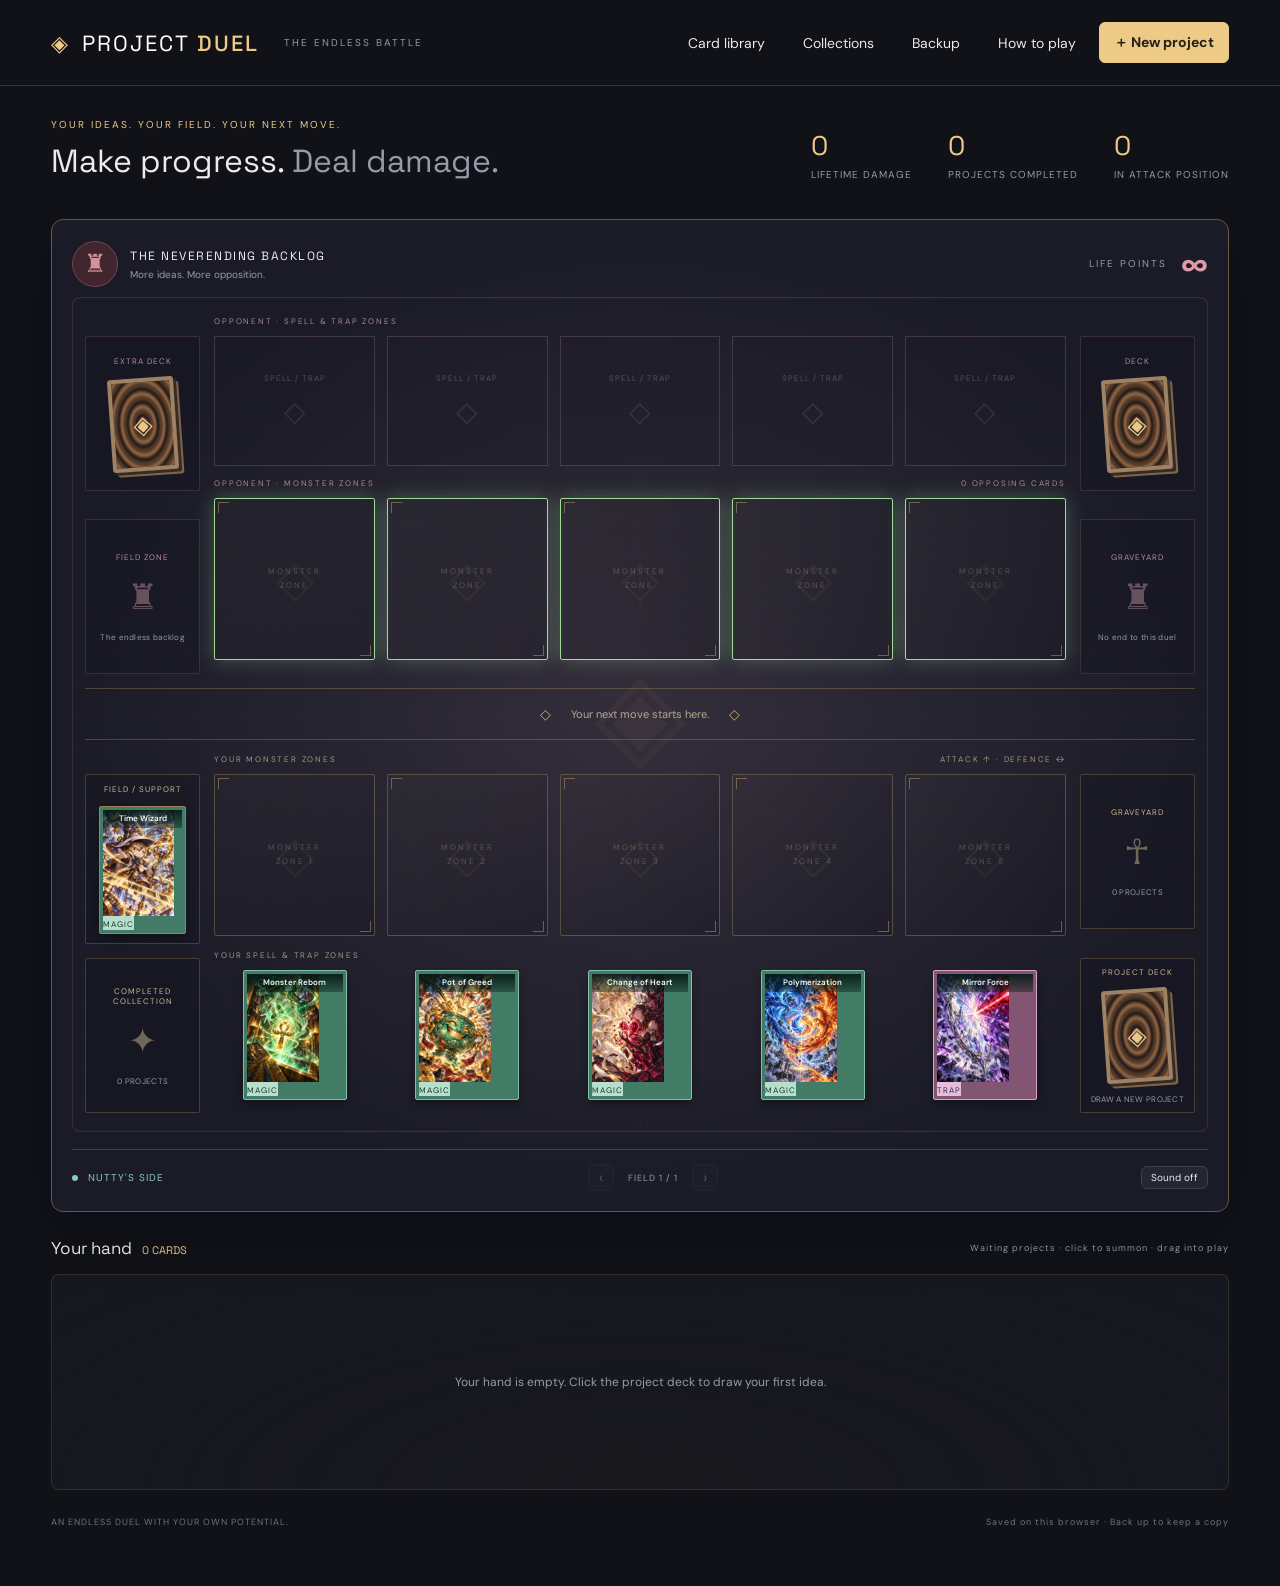
<file: index.html>
<!DOCTYPE html><html lang="en"><head><meta charset="utf-8"><meta name="viewport" content="width=device-width,initial-scale=1"><meta name="description" content="Turn your project backlog into an endless card battle."><title>Project Duel — The endless battle</title><link rel="stylesheet" href="style.css"></head><body>
<header><a class="brand" href="#">◈ <span>PROJECT <b>DUEL</b></span></a><span class="edition">THE ENDLESS BATTLE</span><nav><button id="artlibrary">Card library</button><button id="archive">Collections</button><button id="backup">Backup</button><button id="help">How to play</button><button class="primary" id="new">＋ New project</button></nav></header>
<main><div class="intro"><div><div class="eyebrow">YOUR IDEAS. YOUR FIELD. YOUR NEXT MOVE.</div><h1>Make progress. <em>Deal damage.</em></h1></div><div class="stats"><div><strong id="damage">0</strong><small>LIFETIME DAMAGE</small></div><div><strong id="wins">0</strong><small>PROJECTS COMPLETED</small></div><div><strong id="focus">0</strong><small>IN ATTACK POSITION</small></div></div></div>
<section class="arena" aria-label="Full duel battlefield"><div class="opponent"><div class="avatar">♜</div><div><strong>THE NEVERENDING BACKLOG</strong><small>More ideas. More opposition.</small></div><div class="life"><span>LIFE POINTS</span><b>∞</b></div></div>
<div class="mat-scroll"><div class="duelmat">
<div class="side-zone enemy-side left-side"><div class="zone extra"><span>EXTRA DECK</span><div class="cardback">◈</div></div><div class="zone"><span>FIELD ZONE</span><b>♜</b><small>The endless backlog</small></div></div>
<div class="enemy-half"><div class="zone-caption">OPPONENT · SPELL &amp; TRAP ZONES</div><div class="spell-row enemy-spells" id="enemyspells"></div><div class="zone-caption"><span>OPPONENT · MONSTER ZONES</span><span id="enemycount"></span></div><div class="monster-row enemy" id="enemies"></div></div>
<div class="side-zone enemy-side right-side"><div class="zone"><span>DECK</span><div class="cardback">◈</div></div><div class="zone"><span>GRAVEYARD</span><b>♜</b><small>No end to this duel</small></div></div>
<div class="midline"><span>◇</span><p id="message" aria-live="polite">Your next move starts here.</p><span>◇</span></div>
<div class="side-zone player-side left-side"><div class="zone wizard-zone"><span>FIELD / SUPPORT</span><div id="wizard"></div></div><button class="zone" id="completedzone"><span>COMPLETED COLLECTION</span><b>✦</b><small id="completecount">0 PROJECTS</small></button></div>
<div class="player-half"><div class="zone-caption"><span>YOUR MONSTER ZONES</span><span>ATTACK ↑ · DEFENCE ↔</span></div><div class="monster-row" id="field" data-zone="attack"></div><div class="zone-caption">YOUR SPELL &amp; TRAP ZONES</div><div class="spell-row" id="supports"></div></div>
<div class="side-zone player-side right-side"><button class="zone" id="gravezone"><span>GRAVEYARD</span><b>☥</b><small id="gravecount">0 PROJECTS</small></button><button class="zone deck-zone" id="deckzone"><span>PROJECT DECK</span><div class="cardback">◈</div><small>DRAW A NEW PROJECT</small></button></div>
</div></div><div class="playerbar"><span><i></i> NUTTY'S SIDE</span><div class="field-pages"><button id="prevfield" aria-label="Previous field page">‹</button><span id="fieldpage">FIELD 1 / 1</span><button id="nextfield" aria-label="Next field page">›</button></div><button id="sound" aria-pressed="false">Sound off</button></div></section>
<section class="bottom"><div class="hand-section"><div class="sectionhead"><h2>Your hand <span id="handcount"></span></h2><span>Waiting projects · click to summon · drag into play</span></div><div class="hand row" id="hand" data-zone="hand"></div></div></section>
<footer><span>AN ENDLESS DUEL WITH YOUR OWN POTENTIAL.</span><span id="saved">Saved on this browser · Back up to keep a copy</span></footer></main>
<dialog id="modal"><button class="close" aria-label="Close dialog">×</button><div id="modalbody"></div></dialog><div id="fx" aria-hidden="true"><div id="fxsymbol">✦</div><h2 id="fxtitle"></h2><p id="fxtext"></p></div><input type="file" id="import" accept="application/json" hidden><script src="art-catalog.js"></script><script src="app.js"></script></body></html>
</file>
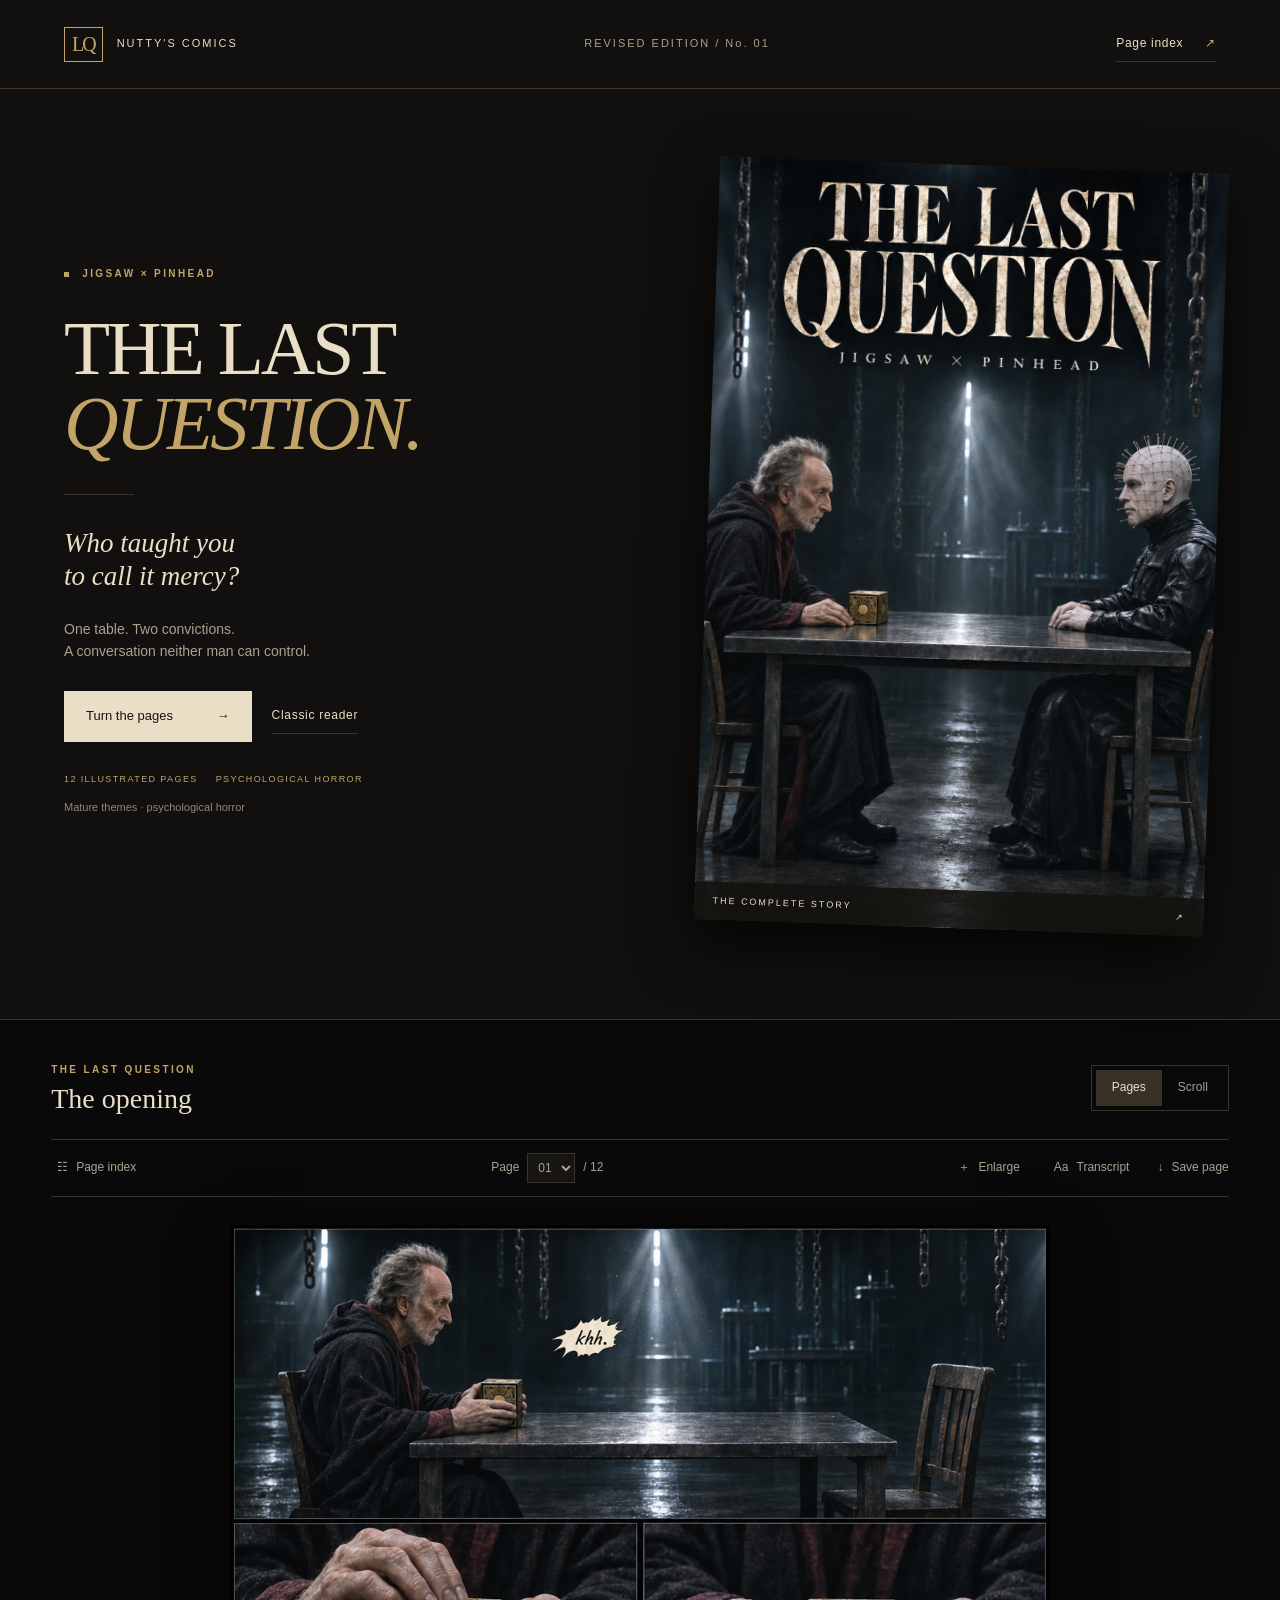
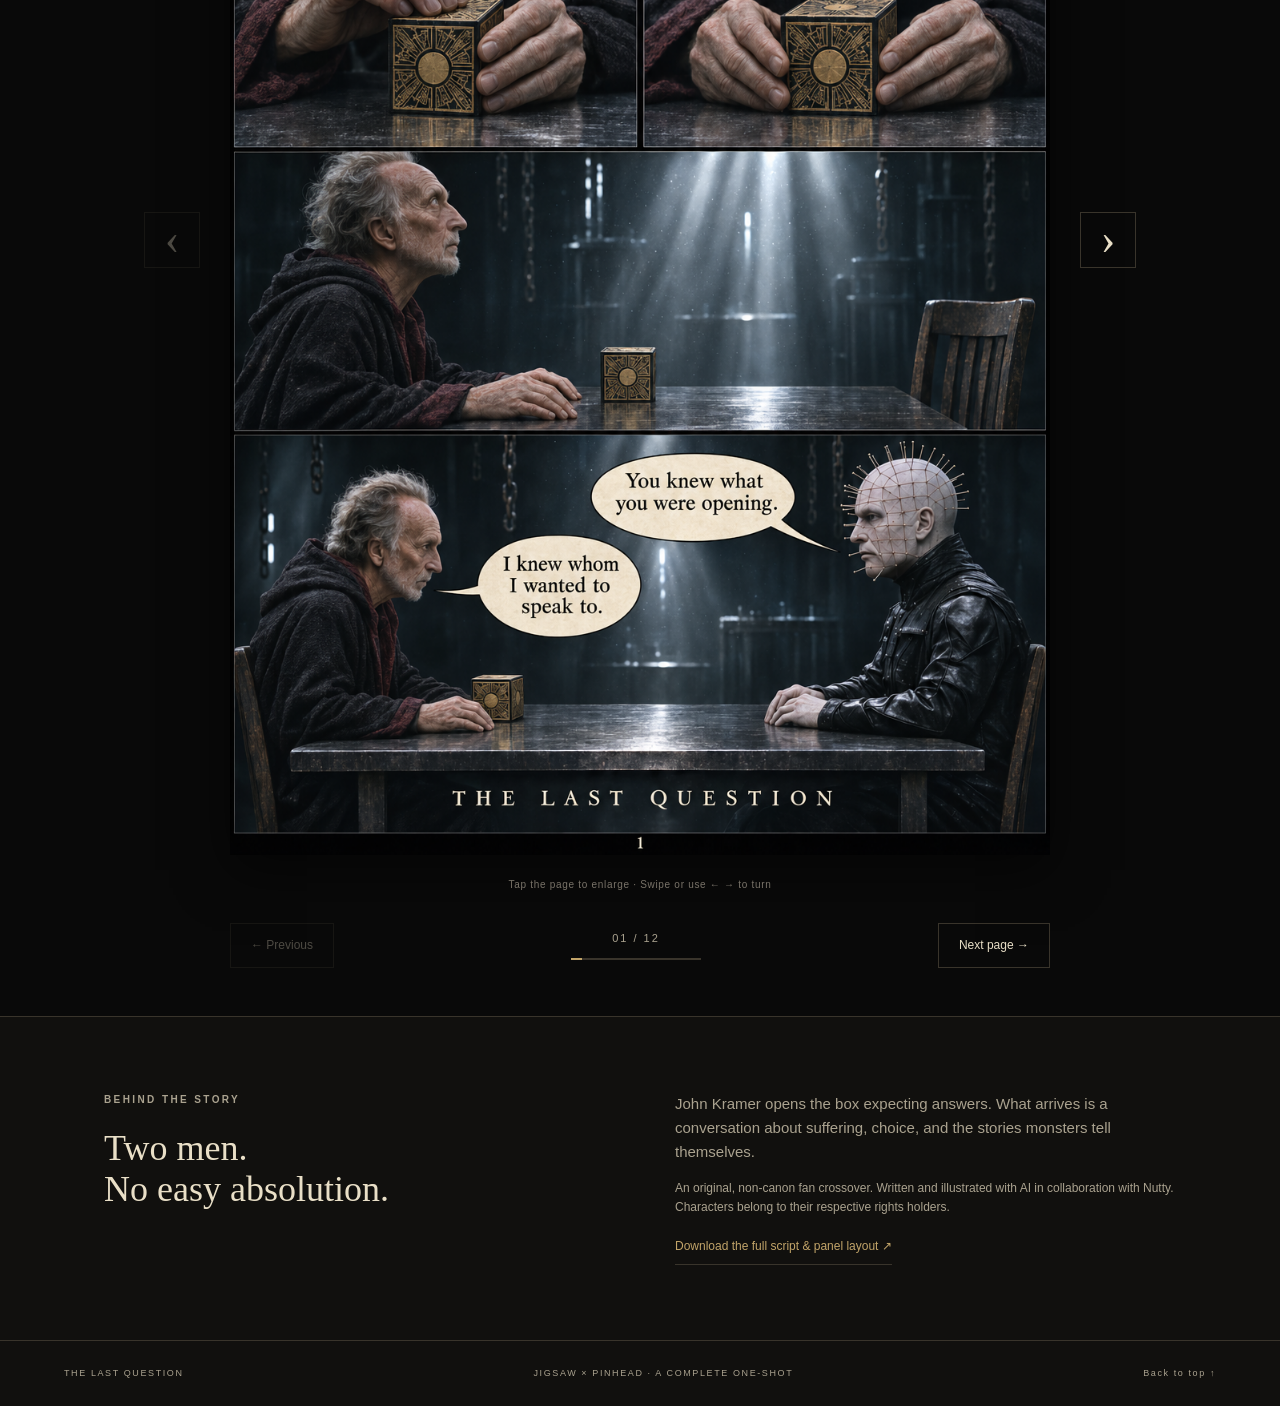
<file: the-unclaimed/index.html>
<!doctype html>
<html lang="en"><head><meta charset="utf-8"><meta name="viewport" content="width=device-width, initial-scale=1"><meta name="theme-color" content="#11100e"><meta name="description" content="The Last Question — an illustrated Jigsaw × Pinhead psychological horror one-shot. Read all twelve pages."><title>The Last Question — Jigsaw × Pinhead</title><link rel="stylesheet" href="style.css?v=2"><script src="data.js?v=2" defer></script><script src="app.js?v=2" defer></script></head>
<body>
<a class="skip" href="#reader">Skip to comic</a>
<header class="mast"><a href="#" class="brand" aria-label="The Last Question home"><span class="mark">LQ</span> NUTTY'S COMICS</a><span class="edition">REVISED EDITION / No. 01</span><button class="textbtn" id="contentsTop">Page index <span>↗</span></button></header>
<main>
<section class="hero" id="home"><div class="hero-copy"><p class="eyebrow"><span class="dot"></span> JIGSAW × PINHEAD</p><h1>THE LAST<br><em>QUESTION.</em></h1><div class="rule"></div><p class="tagline">Who taught you<br>to call it mercy?</p><p class="intro">One table. Two convictions.<br>A conversation neither man can control.</p><div class="actions"><a class="primary" href="flipbook.html">Turn the pages <span>→</span></a><button class="textbtn" id="start">Classic reader</button><button class="textbtn" id="resume" hidden>Resume reading</button></div><div class="metadata"><span>12 ILLUSTRATED PAGES</span><span>PSYCHOLOGICAL HORROR</span></div><p class="contentnote">Mature themes · psychological horror</p></div><button class="cover-button" id="coverStart" aria-label="Open the comic"><img src="assets/cover.png?v=2" alt="The Last Question cover: John Kramer and Pinhead sit opposite one another, with a closed puzzle cube beside John." fetchpriority="high"><span class="cover-label">THE COMPLETE STORY <span>↗</span></span></button></section>
<section id="reader" class="reader" aria-label="Comic reader"><div class="reader-top"><div><p class="eyebrow">THE LAST QUESTION</p><h2 id="chapter">The opening</h2></div><div class="mode-switch" aria-label="Reading mode"><button id="pageMode" class="selected" aria-pressed="true">Pages</button><button id="scrollMode" aria-pressed="false">Scroll</button></div></div>
<div class="toolbar"><button id="contents">☷ <span>Page index</span></button><label class="page-select">Page <select id="selectPage" aria-label="Choose comic page"></select> <span>/ 12</span></label><div class="tools-right"><button id="zoom">＋ <span>Enlarge</span></button><button id="transcriptToggle" aria-expanded="false">Aa <span>Transcript</span></button><a id="downloadPage" download>↓ <span>Save page</span></a></div></div>
<div id="paged"><div class="stage"><button id="prevSide" class="side-arrow" aria-label="Previous page">‹</button><button id="artButton" class="art-button" aria-label="Enlarge current comic page"><img id="pageImage" src="assets/page-01.png?v=2" alt="" decoding="async"></button><button id="nextSide" class="side-arrow" aria-label="Next page">›</button></div><p class="read-hint">Tap the page to enlarge · Swipe or use ← → to turn</p><div id="transcript" class="transcript" hidden></div></div>
<div id="scrollPages" hidden></div>
<div class="reader-bottom"><button id="prev" class="secondary">← Previous</button><div class="position"><span id="counter" aria-live="polite">01 / 12</span><div class="progress"><i id="progress"></i></div></div><button id="next" class="secondary">Next page →</button></div>
<div id="ending" class="ending" hidden><p class="eyebrow">END OF THE ONE-SHOT</p><h2>Some questions stay open.</h2><button id="restart" class="textbtn">Read again ↺</button></div>
</section>
<section class="colophon"><div><p class="eyebrow">BEHIND THE STORY</p><h2>Two men.<br>No easy absolution.</h2></div><div><p>John Kramer opens the box expecting answers. What arrives is a conversation about suffering, choice, and the stories monsters tell themselves.</p><p class="small">An original, non-canon fan crossover. Written and illustrated with AI in collaboration with Nutty. Characters belong to their respective rights holders.</p><a class="script-link" href="The_Last_Question_Comic_Script.md" download>Download the full script & panel layout ↗</a></div></section>
</main><footer><span>THE LAST QUESTION</span><span>JIGSAW × PINHEAD · A COMPLETE ONE-SHOT</span><a href="#home">Back to top ↑</a></footer>
<dialog id="indexDialog"><div class="dialog-head"><div><p class="eyebrow">CHOOSE A PAGE</p><h2>The complete story</h2></div><button id="closeIndex" aria-label="Close page index">✕</button></div><div id="pageGrid"></div></dialog>
<dialog id="zoomDialog"><div class="zoom-head"><span id="zoomTitle">Page 1</span><span>Scroll to explore · Esc to close</span><button id="closeZoom" aria-label="Close enlarged page">✕ Close</button></div><img id="zoomImage" alt="Enlarged comic page"></dialog>
</body></html>
</file>
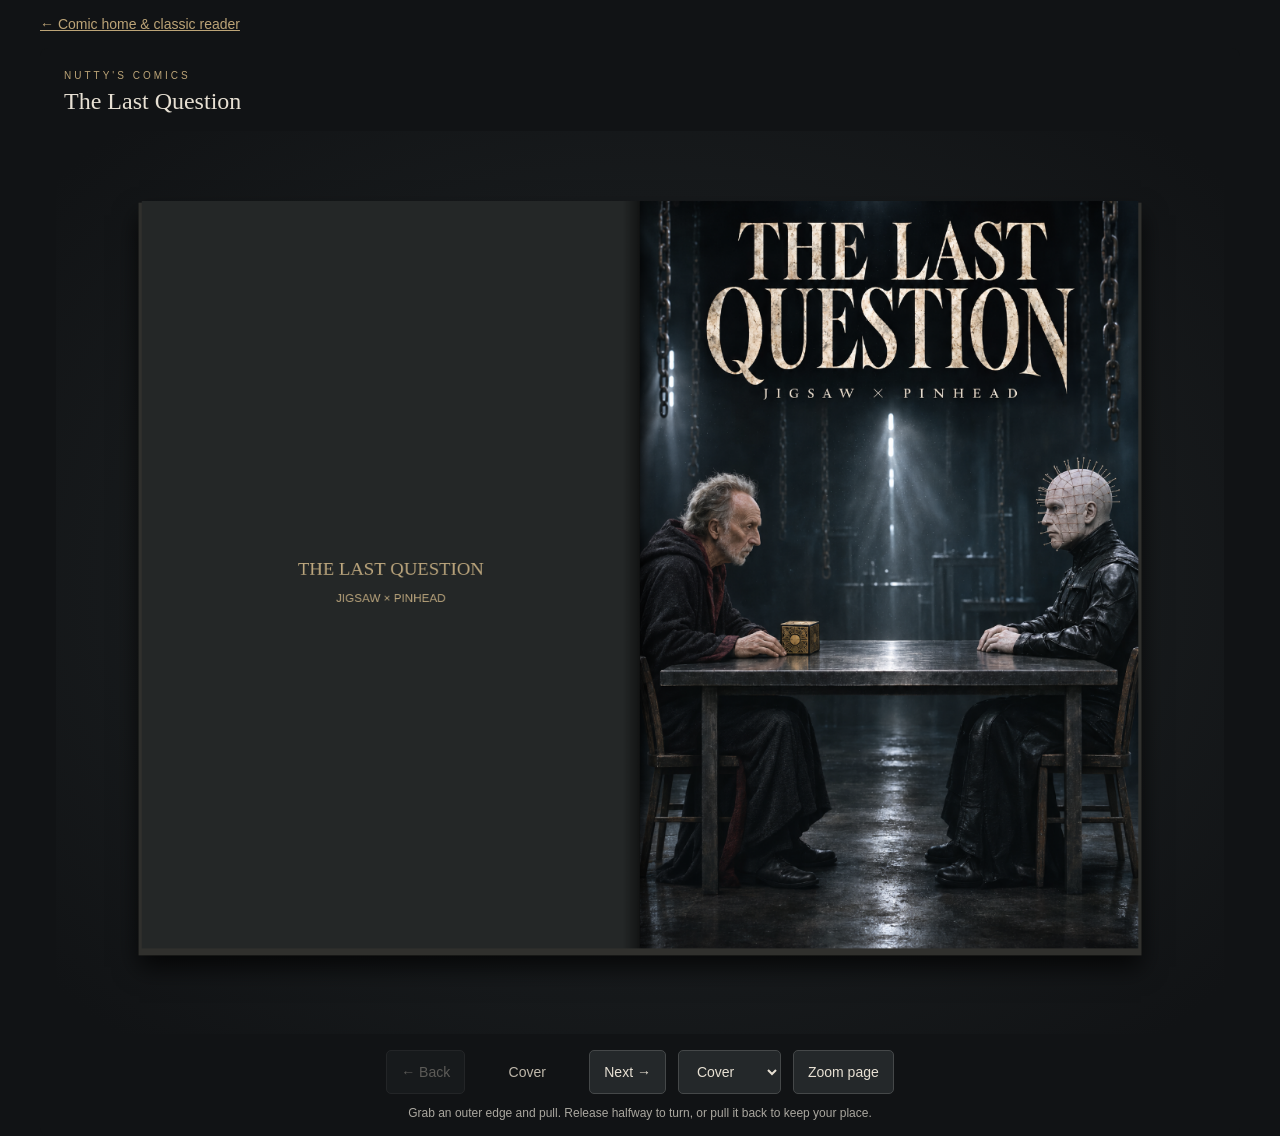
<file: the-unclaimed/flipbook.html>
<!doctype html><html lang="en"><head><meta charset="utf-8"><meta name="viewport" content="width=device-width,initial-scale=1"><meta name="description" content="Turn the pages of The Last Question, a Jigsaw and Pinhead comic."><title>The Last Question — Page-turning reader</title><style>body{margin:0;background:#111315}#nutty-reader{max-width:1200px;margin:auto}.return-link{display:block;max-width:1200px;margin:16px auto;padding:0 24px;color:#bca477;font:14px Arial}</style></head><body><a class="return-link" href="index.html">← Comic home &amp; classic reader</a><div id="nutty-reader">
<style>
#nutty-reader{background:#111315;color:#e7e0d3;font:14px Arial,sans-serif;padding:22px 16px 16px;box-sizing:border-box;border-radius:8px}
#nutty-reader *{box-sizing:border-box}
#nutty-reader header{display:flex;justify-content:space-between;align-items:center;gap:16px;padding:0 90px 16px 8px}
#nutty-reader h2{font:400 24px Georgia,serif;margin:0}
#nutty-reader .eyebrow{color:#bca477;font-size:10px;letter-spacing:3px;margin-bottom:7px}
#nutty-reader .stage{width:100%;position:relative;overflow:hidden;background:radial-gradient(ellipse,#303435 0%,#171a1c 60%,#111315 95%);border-radius:4px}
#nutty-reader canvas{display:block;width:100%;height:auto;touch-action:none;cursor:grab}
#nutty-reader canvas:active{cursor:grabbing}
#nutty-reader nav{display:flex;align-items:center;justify-content:center;gap:12px;flex-wrap:wrap;margin-top:16px}
#nutty-reader button,#nutty-reader select{font:inherit;color:#e7e0d3;background:#24282a;border:1px solid #454849;border-radius:5px;padding:10px 14px;min-height:44px}
#nutty-reader button:disabled{opacity:.35}
#nutty-reader button:focus-visible,#nutty-reader select:focus-visible{outline:2px solid #c4a56c;outline-offset:3px}
#nutty-reader .status{color:#beb7aa;min-width:100px;text-align:center}
#nutty-reader .hint{font-size:12px;color:#aaa79f;text-align:center;margin:12px 0 0}
#nutty-reader .zoom{display:none;position:absolute;inset:0;background:#151719;overflow:auto;touch-action:pan-x pan-y;z-index:2}
#nutty-reader .zoom img{display:block;width:150%;max-width:none}
#nutty-reader .zoom.open{display:block}
@media(max-width:520px){#nutty-reader{padding:12px 4px}#nutty-reader header{padding-left:12px;padding-right:70px}#nutty-reader h2{font-size:20px}#nutty-reader nav{gap:6px}#nutty-reader button,#nutty-reader select{padding:8px}#nutty-reader .hint{padding:0 10px}}
</style>
<header><div><div class="eyebrow">NUTTY'S COMICS</div><h2>The Last Question</h2></div></header>
<div class="stage"><canvas width="1500" height="1160" aria-label="Interactive comic. Drag the right page left to turn forward, or the left page right to turn back."></canvas><div class="zoom"><img alt="Enlarged comic page"></div></div>
<nav aria-label="Comic controls"><button data-action="prev" aria-label="Previous spread">← Back</button><span class="status" aria-live="polite">Loading artwork…</span><button data-action="next" aria-label="Next spread">Next →</button><select aria-label="Go to page"></select><button data-action="zoom">Zoom page</button></nav>
<p class="hint">Grab an outer edge and pull. Release halfway to turn, or pull it back to keep your place.</p>
<script>
(()=>{
const root=document.getElementById('nutty-reader'),canvas=root.querySelector('canvas'),ctx=canvas.getContext('2d'),status=root.querySelector('.status'),select=root.querySelector('select'),zoom=root.querySelector('.zoom');
const sources=["assets/cover.png","assets/page-01.png","assets/page-02.png","assets/page-03.png","assets/page-04.png","assets/page-05.png","assets/page-06.png","assets/page-07.png","assets/page-08.png","assets/page-09.png","assets/page-10.png","assets/page-11.png","assets/page-12.png"];
const W=640,H=960,OX=750,OY=90;
let images=[],spread=0,drag=null,anim=false,ready=false,zoomed=false;
const maxSpread=Math.ceil(sources.length/2),reduced=matchMedia('(prefers-reduced-motion: reduce)').matches;
select.innerHTML='<option value="0">Cover</option>'+sources.slice(1).map((_,i)=>'<option value="'+(i+1)+'">Page '+(i+1)+'</option>').join('');
function page(index,x,mirror=false){
 ctx.save();ctx.translate(x,0);if(mirror){ctx.translate(W,0);ctx.scale(-1,1)}
 ctx.fillStyle='#d8d0bf';ctx.fillRect(0,0,W,H);
 if(images[index])ctx.drawImage(images[index],0,0,W,H);
 else {ctx.fillStyle='#242727';ctx.fillRect(0,0,W,H);ctx.fillStyle='#bda77e';ctx.textAlign='center';ctx.font='24px Georgia';ctx.fillText(index<0?'THE LAST QUESTION':'END',W/2,H/2);ctx.font='15px Arial';ctx.fillText('JIGSAW × PINHEAD',W/2,H/2+35)}
 ctx.restore();
}
function polygon(poly){ctx.beginPath();poly.forEach((p,i)=>i?ctx.lineTo(p.x,p.y):ctx.moveTo(p.x,p.y));ctx.closePath()}
function clip(poly,n,m,sign){
 let out=[];for(let i=0;i<poly.length;i++){const a=poly[i],b=poly[(i+1)%poly.length],da=((a.x-m.x)*n.x+(a.y-m.y)*n.y)*sign,db=((b.x-m.x)*n.x+(b.y-m.y)*n.y)*sign;
 if(da>=0)out.push(a);if((da>=0)!=(db>=0)){let t=da/(da-db);out.push({x:a.x+t*(b.x-a.x),y:a.y+t*(b.y-a.y)})}}
 return out;
}
function render(){
 ctx.clearRect(0,0,canvas.width,canvas.height);ctx.save();ctx.translate(OX,OY);
 ctx.shadowColor='#000b';ctx.shadowBlur=30;ctx.shadowOffsetY=16;ctx.fillStyle='#30302d';ctx.fillRect(-W-4,2,2*W+8,H+7);ctx.shadowColor='transparent';
 const right=spread*2;
 if(!drag){page(right-1,-W);page(right,0)}
 else {
 const back=drag.dir<0; if(back)ctx.scale(-1,1);
 const a=back?right-1:right,b=back?right-2:right+1,c=back?right-3:right+2,other=back?right:right-1;
 page(other,-W,back);page(c,0,back);
 const P=drag.p,C={x:W,y:drag.corner},dx=C.x-P.x,dy=C.y-P.y,len=Math.hypot(dx,dy);
 if(len<.1)page(a,0,back);
 else{
 const n={x:dx/len,y:dy/len},m={x:(C.x+P.x)/2,y:(C.y+P.y)/2},rect=[{x:0,y:0},{x:W,y:0},{x:W,y:H},{x:0,y:H}];
 const flat=clip(rect,n,m,-1),fold=clip(rect,n,m,1);
 ctx.save();polygon(flat);ctx.clip();page(a,0,back);ctx.restore();
 const k=2*(n.x*m.x+n.y*m.y),reflect=p=>({x:p.x-2*n.x*(n.x*p.x+n.y*p.y)+k*n.x,y:p.y-2*n.y*(n.x*p.x+n.y*p.y)+k*n.y});
 const folded=fold.map(reflect);
 ctx.save();polygon(folded);ctx.shadowColor='#0009';ctx.shadowBlur=24;ctx.shadowOffsetX=-8;ctx.shadowOffsetY=8;ctx.fillStyle='#d8d0bf';ctx.fill();ctx.restore();
 ctx.save();polygon(folded);ctx.clip();
 ctx.transform(1-2*n.x*n.x,-2*n.x*n.y,-2*n.x*n.y,1-2*n.y*n.y,k*n.x,k*n.y);page(b,0,!back);ctx.restore();
 ctx.save();polygon(folded);ctx.clip();const g=ctx.createLinearGradient(m.x-n.x*100,m.y-n.y*100,m.x,m.y);g.addColorStop(0,'#0000');g.addColorStop(.75,'#0001');g.addColorStop(1,'#0006');ctx.fillStyle=g;ctx.fillRect(-W-100,-H,2*W+200,3*H);ctx.restore();
 }if(back)ctx.scale(-1,1);
 }
 const spine=ctx.createLinearGradient(-22,0,22,0);spine.addColorStop(0,'#0000');spine.addColorStop(.48,'#0007');spine.addColorStop(.5,'#000a');spine.addColorStop(1,'#0000');ctx.fillStyle=spine;ctx.fillRect(-22,0,44,H);ctx.restore();
}
function update(){status.textContent=spread===0?'Cover':spread===maxSpread?'End':'Pages '+(spread*2-1)+'–'+Math.min(spread*2,12);select.value=String(Math.min(spread*2,12));root.querySelector('[data-action=prev]').disabled=spread===0;root.querySelector('[data-action=next]').disabled=spread===maxSpread;render()}
function point(e){const r=canvas.getBoundingClientRect();return{x:(e.clientX-r.left)*canvas.width/r.width-OX,y:(e.clientY-r.top)*canvas.height/r.height-OY}}
function start(dir,y){if(!ready||anim||zoomed||(dir===1&&spread>=maxSpread)||(dir===-1&&spread<=0))return false;drag={dir,corner:y<H/2?0:H,p:{x:W-.1,y:y<H/2?0:H}};return true}
function move(p){if(!drag)return;const x=Math.max(-W,Math.min(W-.1,p.x*drag.dir)),cy=drag.corner;
 // Constrain the grabbed corner to the paper's reach from the spine.
 let y=Math.max(-H*.3,Math.min(H*1.3,p.y));const distance=Math.hypot(x,y-cy);if(distance>W){y=cy+(y-cy)*W/distance;drag.p={x:x*W/distance,y}}else drag.p={x,y};render()}
function settle(commit){if(!drag)return;anim=true;const d=drag,from={...d.p},to={x:commit?-W:W-.05,y:d.corner},duration=reduced?0:320,t0=performance.now();
 function frame(t){const u=duration?Math.min(1,(t-t0)/duration):1,v=1-Math.pow(1-u,3);d.p={x:from.x+(to.x-from.x)*v,y:from.y+(to.y-from.y)*v};render();if(u<1)requestAnimationFrame(frame);else{if(commit)spread+=d.dir;drag=null;anim=false;update()}}requestAnimationFrame(frame)}
canvas.addEventListener('pointerdown',e=>{const p=point(e);if(Math.abs(p.x)>W||p.y<0||p.y>H)return;if(start(p.x>=0?1:-1,p.y)){canvas.setPointerCapture(e.pointerId);move(p);e.preventDefault()}});
canvas.addEventListener('pointermove',e=>{if(drag&&!anim)move(point(e))});
canvas.addEventListener('pointerup',()=>{if(drag&&!anim)settle(drag.p.x<W*.3)});
canvas.addEventListener('pointercancel',()=>{if(drag&&!anim)settle(false)});
function turn(dir){if(drag||anim)return;if(start(dir,H)){drag.p={x:W-2,y:H-2};settle(true)}}
root.querySelector('[data-action=prev]').onclick=()=>turn(-1);root.querySelector('[data-action=next]').onclick=()=>turn(1);
select.onchange=()=>{if(anim||drag)return;const chosen=select.value;spread=Math.ceil(Number(chosen)/2);update();select.value=chosen;if(zoomed)showZoom()};
function showZoom(){const idx=Math.min(Number(select.value),sources.length-1);zoom.querySelector('img').src=sources[idx];zoom.querySelector('img').alt=idx?'Comic page '+idx:'Comic cover'}
root.querySelector('[data-action=zoom]').onclick=()=>{if(drag||anim)return;zoomed=!zoomed;zoom.classList.toggle('open',zoomed);root.querySelector('[data-action=zoom]').textContent=zoomed?'Close zoom':'Zoom page';if(zoomed)showZoom()};
root.addEventListener('keydown',e=>{if(e.target.tagName==='SELECT')return;if(e.key==='ArrowRight'){e.preventDefault();turn(1)}if(e.key==='ArrowLeft'){e.preventDefault();turn(-1)}if(e.key==='Escape'&&zoomed)root.querySelector('[data-action=zoom]').click()});
Promise.all(sources.map(src=>new Promise((resolve,reject)=>{const im=new Image();im.onload=()=>resolve(im);im.onerror=reject;im.src=src}))).then(loaded=>{images=loaded;ready=true;update()}).catch(()=>{status.textContent='Artwork could not load.'});
})();
</script>
</div>
</body></html>
</file>
<file: style.css>
@import url('https://fonts.googleapis.com/css2?family=DM+Sans:wght@400;500;600;700&family=Space+Grotesk:wght@400;500;600;700&display=swap');
:root{color-scheme:dark;--bg:#101218;--panel:#171a23;--line:#30333e;--muted:#979aa9;--gold:#edca85;--green:#88cbbb}*{box-sizing:border-box}body{margin:0;background:var(--bg);color:#ececf0;font:14px 'DM Sans',sans-serif}button,input,textarea,select{font:inherit}button{cursor:pointer;background:#242733;color:#e9e9ee;border:1px solid #3d414d;border-radius:6px;padding:10px 14px;transition:.2s}button:hover{border-color:var(--gold);background:#303340}button:focus-visible,a:focus-visible{outline:2px solid var(--gold);outline-offset:4px}.primary{background:var(--gold);color:#23201a;border-color:var(--gold);font-weight:700}.primary:hover{background:#ffe0a3}header{display:flex;align-items:center;gap:25px;padding:22px 4%;border-bottom:1px solid var(--line)}.brand{font:22px 'Space Grotesk',sans-serif;letter-spacing:2px;color:var(--gold);text-decoration:none;display:flex;gap:12px}.brand span{color:#fff}.brand b{color:var(--gold);font-weight:500}.edition{font-size:10px;letter-spacing:2px;color:var(--muted)}nav{margin-left:auto;display:flex;gap:8px}nav button:not(.primary){background:transparent;border-color:transparent}main{max-width:1510px;margin:auto;padding:32px 4%}.intro{display:flex;align-items:center;justify-content:space-between;margin-bottom:28px;gap:20px}.eyebrow{font-size:10px;letter-spacing:2px;color:var(--gold)}h1{font:32px 'Space Grotesk',sans-serif;margin:10px 0}h1 em{font-style:normal;color:var(--muted)}.stats{display:flex;gap:36px}.stats div{display:flex;flex-direction:column;gap:5px}.stats strong{font:27px 'Space Grotesk',sans-serif;color:var(--gold)}small{font-size:10px;letter-spacing:1px;color:var(--muted)}.arena{border:1px solid #4e4750;background:radial-gradient(ellipse at 50% 45%,#32303c 0, #201f2a 45%,#191b24 85%);border-radius:12px;padding:20px 26px;position:relative;overflow:hidden;box-shadow:0 20px 60px #0003}.opponent{display:flex;align-items:center;gap:12px}.avatar{font-size:25px;background:#41272d;color:#d4919b;width:46px;height:46px;display:grid;place-items:center;border:1px solid #73454e;border-radius:50%}.opponent strong{font:12px 'Space Grotesk';letter-spacing:1.5px}.opponent small{display:block;margin-top:4px;letter-spacing:0}.life{margin-left:auto;display:flex;align-items:center;gap:14px}.life span{font-size:10px;color:var(--muted);letter-spacing:2px}.life b{font-size:36px;color:#df9aa6}.fieldline{display:flex;justify-content:space-between;margin:18px 0 12px;color:#aaa3b3;font-size:9px;letter-spacing:1.6px}.row{display:flex;align-items:center;justify-content:center;gap:22px;min-height:207px;flex-wrap:wrap}.card{width:135px;min-width:135px;height:190px;border:1px solid #a89970;background:linear-gradient(135deg,#cbb783,#8a795b);padding:7px;color:#211f1c;border-radius:5px;box-shadow:0 7px 14px #0006;display:flex;flex-direction:column;position:relative;transition:transform .2s;cursor:pointer;text-align:left}.card:hover{transform:translateY(-7px);box-shadow:0 0 20px #e5c88933}.card .name{font:700 11px 'Space Grotesk';white-space:nowrap;overflow:hidden;text-overflow:ellipsis;padding:3px 2px}.card .stars{font-size:8px;text-align:right;color:#634a25;letter-spacing:1px}.art{position:relative;display:grid;place-items:center;height:84px;margin:5px 0;border:1px solid #75654a;overflow:hidden;background:radial-gradient(circle at 50% 50%,hsl(var(--hue) 40% 35%),#131824 80%);color:hsl(var(--hue) 60% 80%);font-size:40px}.art:before,.art:after{content:'';position:absolute;border:1px solid currentColor;width:61px;height:61px;transform:rotate(45deg);opacity:.23}.art:after{width:83px;height:83px;transform:rotate(15deg)}.card .desc{background:#e2d6b8;padding:5px;font-size:8px;flex:1}.card .type{font-size:8px;font-weight:700;display:block;margin-bottom:4px}.card .power{font-size:9px;font-weight:700;padding-top:4px;text-align:right}.progress{height:3px;background:#a8a18c;margin-top:4px}.progress i{display:block;height:100%;background:#445c50}.def-wrap{width:190px;height:190px;min-width:190px;display:grid;place-items:center}.def-wrap .card{transform:rotate(-90deg)}.def-wrap .card:hover{transform:rotate(-90deg) scale(1.05)}.enemy .card{width:116px;min-width:116px;height:155px;background:linear-gradient(130deg,#86616b,#493942);border-color:#a67380;color:#f0dfe3}.enemy .art{height:67px;background:radial-gradient(circle,#582e46,#1b1925);color:#d093a5}.enemy .desc{background:#352832;color:#bda2ad}.enemy .stars{color:#e3bac6}.slot{height:190px;width:135px;border:1px dashed #5c5865;border-radius:6px;display:flex;align-items:center;justify-content:center;flex-direction:column;gap:9px;color:#777481;font-size:10px;text-align:center;padding:12px}.slot b{font-size:23px;font-weight:400}.divider{display:flex;align-items:center;gap:20px;margin:12px 0;border-top:1px solid #5f53613d;border-bottom:1px solid #5f53613d;padding:8px;color:#ad9480;justify-content:center}.divider p{margin:0;font-size:11px;letter-spacing:.4px}.divider span{color:var(--gold)}.playerbar{border-top:1px solid #45424d;margin-top:15px;padding-top:14px;display:flex;align-items:center;justify-content:space-between;font-size:10px;color:var(--muted)}.playerbar span:first-child{color:var(--green);letter-spacing:1px}.playerbar i{display:inline-block;width:6px;height:6px;background:var(--green);border-radius:50%;margin-right:6px}.playerbar button{padding:4px 9px;font-size:10px}.bottom{display:grid;grid-template-columns:1fr 290px;gap:30px;margin-top:30px}.sectionhead{display:flex;justify-content:space-between;align-items:center;gap:10px;margin-bottom:15px}.sectionhead h2{font:17px 'Space Grotesk';margin:0}.sectionhead h2 span{font-size:11px;color:var(--gold);margin-left:6px}.sectionhead>span{font-size:9px;color:var(--muted);letter-spacing:1px}.hand{justify-content:flex-start;gap:15px;min-height:200px;background:#15171f;border:1px solid #252935;border-radius:8px;padding:16px}.hand .card{width:122px;min-width:122px;height:178px}aside{border-left:1px solid var(--line);padding-left:24px}.logitem{padding:10px 0;border-bottom:1px solid #252934;font-size:11px;line-height:1.6;color:#b8b9c4}.logitem small{display:block;font-size:9px;letter-spacing:0;color:#6f7484}.support-section{margin-top:30px}#supports{display:grid;grid-template-columns:repeat(6,1fr);gap:12px}.support{border:1px solid #3c5b53;background:linear-gradient(125deg,#1e3933,#172a27);padding:13px;text-align:left;min-height:99px}.support.trap{border-color:#67475d;background:linear-gradient(125deg,#3b293a,#251f2e)}.support .icon{font-size:22px;color:var(--green);display:block;margin-bottom:8px}.support.trap .icon{color:#d1a1c9}.support strong{font-size:12px;display:block}.support small{font-size:9px;letter-spacing:0;display:block;margin-top:5px;line-height:1.5}footer{display:flex;justify-content:space-between;font-size:9px;letter-spacing:1px;color:#6e7281;padding:26px 0}dialog{border:1px solid #625745;border-radius:12px;background:#1c1f29;color:#eee;width:520px;max-width:94vw;padding:28px;box-shadow:0 30px 100px #000b}dialog::backdrop{background:#07080bd9;backdrop-filter:blur(5px)}dialog h2{font:24px 'Space Grotesk';color:var(--gold);margin:0 28px 8px 0}dialog p{color:#aeb1bf;line-height:1.6}dialog label{display:block;margin:15px 0 6px;color:#c4c7d2;font-size:12px}input,textarea,select{width:100%;background:#12151d;border:1px solid #404451;color:#eee;border-radius:5px;padding:11px}textarea{min-height:80px;resize:vertical}.close{position:absolute;right:12px;top:10px;border:0;background:transparent;font-size:23px;padding:0 7px}.actions{display:flex;gap:8px;flex-wrap:wrap;margin-top:20px}.danger{background:#512e3a;border-color:#915265}.listproject{display:flex;justify-content:space-between;align-items:center;padding:12px 0;border-bottom:1px solid var(--line);gap:12px}.listproject strong{font-size:12px}.listproject button{padding:7px;font-size:11px}.empty{color:var(--muted);font-size:12px;padding:20px;text-align:center}.task{display:flex;gap:9px;align-items:center;margin-top:9px}.task input{width:auto}.task button{margin-left:auto;padding:2px 7px}#fx{position:fixed;inset:0;z-index:10;background:radial-gradient(circle,#5d473ecc,#090a13f5 65%);display:none;align-items:center;justify-content:center;flex-direction:column;pointer-events:none;text-align:center}#fx.show{display:flex;animation:flash 1.5s forwards}#fxsymbol{font-size:130px;color:var(--gold);text-shadow:0 0 60px var(--gold);animation:burst 1.5s forwards}#fx h2{font:38px 'Space Grotesk';margin:10px;color:var(--gold)}#fx p{font-size:18px}@keyframes burst{from{transform:scale(.2) rotate(-70deg)}to{transform:scale(1.5) rotate(30deg)}}@keyframes flash{0%{opacity:0}15%,75%{opacity:1}100%{opacity:0}}@media(prefers-reduced-motion:reduce){*{animation-duration:.01ms!important;transition:none!important}#fx.show{animation:none}}@media(max-width:950px){.edition{display:none}.intro{align-items:flex-start;flex-direction:column}.stats{gap:30px}.bottom{grid-template-columns:1fr}aside{border:0;padding:0}#supports{grid-template-columns:repeat(3,1fr)}.row{gap:14px}.arena{padding:16px}.sectionhead>span{letter-spacing:0}h1{font-size:29px}}@media(max-width:600px){header{padding:15px;flex-wrap:wrap;gap:10px}nav{width:100%;margin:0;justify-content:space-between}nav button{padding:8px;font-size:11px}.brand{font-size:19px}main{padding:24px 14px}.stats strong{font-size:23px}.stats small{font-size:8px}.row{justify-content:flex-start;flex-wrap:nowrap;overflow:auto;min-height:210px;padding:8px}.enemy{min-height:169px}.fieldline{font-size:8px;letter-spacing:.5px}.playerbar>span:nth-child(2){display:none}.opponent strong{font-size:10px}.life span{display:none}.support-section .sectionhead>span{display:none}#supports{grid-template-columns:repeat(2,1fr)}footer{gap:15px;line-height:1.5}.divider p{font-size:10px;text-align:center}}
/* Full mirrored duel mat */
main{max-width:1580px}.arena{padding:20px;background:radial-gradient(ellipse at center,#342e3b,#1a1b27 70%);border:1px solid #695743}.mat-scroll{overflow-x:auto;padding:10px 0}.duelmat{min-width:1020px;display:grid;grid-template-columns:115px minmax(780px,1fr) 115px;grid-template-rows:auto 52px auto;gap:14px;position:relative;padding:18px 12px;background:linear-gradient(90deg,transparent 49.9%,#c5a3630a 50%,transparent 50.1%),repeating-linear-gradient(0deg,#d5bc8e03 0px,#d5bc8e03 1px,transparent 1px,transparent 32px);border:1px solid #aa8d5a33;border-radius:8px}.enemy-half{grid-column:2;grid-row:1}.player-half{grid-column:2;grid-row:3}.side-zone{display:flex;flex-direction:column;justify-content:space-between;gap:14px;padding-top:20px}.enemy-side.left-side{grid-column:1;grid-row:1}.enemy-side.right-side{grid-column:3;grid-row:1}.player-side.left-side{grid-column:1;grid-row:3}.player-side.right-side{grid-column:3;grid-row:3}.zone{width:100%;height:155px;display:flex;align-items:center;justify-content:center;flex-direction:column;gap:12px;padding:8px;border:1px solid #93764d66;border-radius:2px;background:#11121c44;color:#c8b68f;text-align:center}.zone>span{font-size:8px;letter-spacing:1px}.zone>b{font-size:35px;font-weight:400;opacity:.5}.zone small{font-size:8px;letter-spacing:.3px}.enemy-side .zone{border-color:#9b627544;color:#b38a98}.cardback{width:66px;height:93px;background:repeating-radial-gradient(ellipse at 50% 50%,#483327 0px,#946541 3px,#211a19 6px,#5a3e2a 9px);border:4px solid #9d8363;border-radius:3px;display:grid;place-items:center;color:#e8c78a;font-size:25px;box-shadow:3px 3px 0 #372b26,5px 5px 0 #806448;transform:rotate(-4deg)}.zone-caption{height:20px;font-size:8px;letter-spacing:1.8px;color:#a8957b;display:flex;justify-content:space-between}.enemy-half .zone-caption{color:#ad8593}.monster-row{display:grid;grid-template-columns:repeat(5,minmax(0,1fr));gap:12px;margin-bottom:14px;min-height:162px}.monster-slot{position:relative;min-width:0;height:162px;display:flex;align-items:center;justify-content:center;border:1px solid #b097665e;background:linear-gradient(135deg,#c5b58b08,#13131d44);border-radius:2px;box-shadow:inset 0 0 12px #d1ad5904}.monster-slot:before,.monster-slot:after{content:'';position:absolute;pointer-events:none;width:10px;height:10px;border-color:#b99d72;border-style:solid;opacity:.5}.monster-slot:before{top:3px;left:3px;border-width:1px 0 0 1px}.monster-slot:after{bottom:3px;right:3px;border-width:0 1px 1px 0}.slot-label{font-size:8px;line-height:1.7;letter-spacing:2px;text-align:center;opacity:.32;color:#c7b68f}.slot-mark{position:absolute;font-size:50px;font-weight:400;color:#d7c391;opacity:.05}.enemy .monster-slot{border-color:#b07b9155}.monster-row .card,.monster-row.enemy .card{width:101px;min-width:101px;height:145px;padding:5px}.monster-row .card .name{font-size:9px}.monster-row .card .art,.monster-row.enemy .card .art{height:60px;margin:3px 0;font-size:30px;flex-shrink:0}.monster-row .card .desc{font-size:7px;padding:4px;overflow:hidden}.monster-row .card .type{font-size:6px}.monster-row .card .power{font-size:7px}.monster-row .def-wrap{width:145px;min-width:145px;height:145px}.monster-row.enemy .card{transform:rotate(180deg);pointer-events:none}.spell-row{display:grid;grid-template-columns:repeat(5,minmax(0,1fr));gap:12px;margin-bottom:12px;min-height:130px}.spell-slot{height:130px;border:1px solid #916f8255;display:flex;align-items:center;justify-content:center;flex-direction:column;gap:10px;background:#1b152633;color:#ad8593}.spell-slot span{font-size:8px;letter-spacing:1px;opacity:.45}.spell-slot b{font-size:28px;font-weight:400;opacity:.18}#supports{display:grid;grid-template-columns:repeat(5,minmax(0,1fr));gap:12px}.spell-row .support{border-radius:2px;height:130px;min-height:130px;padding:9px;text-align:center;box-shadow:inset 0 0 0 4px #121d1a66}.spell-row .support .icon{font-size:32px;margin:0 0 10px}.spell-row .support strong{font-size:10px}.spell-row .support small{font-size:8px}.wizard-zone{height:170px;padding:8px 5px}#wizard{width:100%}#wizard .support{padding:8px;min-height:100px;width:100%;background:linear-gradient(140deg,#504330,#27251e);border-color:#9d8253;text-align:center}#wizard .icon{color:#dbbd81}.midline{grid-row:2;grid-column:1/4;display:flex;align-items:center;justify-content:center;gap:20px;position:relative;border-top:1px solid #b9986055;border-bottom:1px solid #b9986055;color:#b6a891}.midline:before{content:'◈';position:absolute;left:50%;top:50%;transform:translate(-50%,-50%);font-size:120px;color:#c8a063;opacity:.05;pointer-events:none}.midline p{font-size:11px;text-align:center;margin:0}.midline>span{color:#c2a06b}.playerbar{margin-top:7px}.field-pages{display:flex;align-items:center;gap:14px;font-size:9px;letter-spacing:1px}.field-pages button{padding:2px 10px;font-size:16px}.field-pages button:disabled{opacity:.25;cursor:default}.bottom{display:block;margin-top:25px}.hand{justify-content:center;min-height:216px;border-color:#7b684d44;background:radial-gradient(ellipse at bottom,#3a303533,#161821)}.hand .card:nth-child(odd){transform:rotate(-2deg)}.hand .card:nth-child(even){transform:rotate(2deg)}.hand .card:hover{transform:translateY(-9px)}@media(max-width:1100px){.arena{padding:12px}.duelmat{min-width:1015px}.mat-scroll{margin:0 -3px}.intro h1{font-size:28px}}@media(max-width:600px){.hand{justify-content:flex-start}.duelmat{min-width:1015px}.sectionhead>span{max-width:165px;text-align:right;line-height:1.5}.playerbar{gap:6px}.field-pages{gap:6px;font-size:8px}.stats{gap:20px}.mat-scroll:after{content:'← Scroll across to see the full duel mat →';display:block;position:sticky;left:0;font-size:9px;color:var(--muted);padding:8px;text-align:center;width:calc(100vw - 60px)}}
.empty-slot{cursor:pointer}.empty-slot:hover,.empty-slot:focus-visible{border-color:var(--gold);background:#b69b5820;outline:1px solid var(--gold)}.monster-slot:has(.card):hover{border-color:#c5ad79}.slot-picker{display:grid;grid-template-columns:repeat(5,1fr);gap:7px;margin-top:20px}.slot-picker button{padding:16px 4px;font-size:10px;min-height:85px;border-color:#93764d}.slot-picker small{display:block;margin-top:8px;font-size:8px;letter-spacing:0;overflow-wrap:anywhere}.slot-picker button:disabled{opacity:.35;cursor:default}.enemy-magic{display:flex;flex-direction:column;align-items:center;justify-content:center;gap:8px;padding:7px;width:100%;height:100%;background:radial-gradient(circle,#326a5144,#162b28);border:2px solid #71bca6;box-shadow:0 0 20px #78cda833;transform:rotate(180deg)}.enemy-magic b{font-size:28px;opacity:1;color:#a9e9b9}.enemy-magic strong{font-size:9px;text-align:center;color:#c5eadb}.enemy-magic small{font-size:10px;color:#b9e6a6}.boosted-enemy{box-shadow:0 0 20px #97d39555;border-color:#9fda96!important}.attack-spell{border:1px solid #6cac91;border-radius:6px;padding:16px;background:linear-gradient(130deg,#1e4637,#202b28);margin:20px 0}.attack-spell>span{display:block;font-size:9px;letter-spacing:2px;color:#9dd5b9}.attack-spell>strong{display:block;font:21px 'Space Grotesk';margin-top:10px;color:#cbe7ce}.attack-spell p{margin-bottom:0}.attack-spell b{color:#d4f3ac}.roll-odds{font-size:11px;padding:12px;border:1px solid #8c754347;border-radius:4px;color:var(--gold)}
/* Artwork-first anime cards */
.card.image-card{position:relative;padding:3px;border-radius:2px;border:1px solid #b99a65;background:#977449;color:#f4e6bd;overflow:hidden;gap:0}.card.image-card .name{position:absolute;z-index:2;top:3px;left:3px;right:3px;height:18px;padding:4px 3px 2px;background:linear-gradient(#080a11ed,#080a1177);color:#fff;text-shadow:0 1px 3px #000;font-size:8px;letter-spacing:.1px}.card.image-card .art{height:auto!important;flex:1;min-height:0;margin:0!important;border:0;background:#171b23;display:block;overflow:hidden}.card.image-card .art:before,.card.image-card .art:after{display:none}.image-card .art img{width:100%;height:100%;object-fit:cover;display:block;object-position:50% 35%}.card.image-card .power{display:block;flex:0 0 15px;height:15px;padding:3px 4px 0;color:#16120e;background:linear-gradient(90deg,#d3bd8c,#ecd8b1);font:700 10px 'Space Grotesk';text-align:right;letter-spacing:.3px}.image-card.rare{border-color:#d9e4ee;background:#a8bdca;box-shadow:0 0 12px #bcd5e332}.image-card.rare .power{background:linear-gradient(90deg,#a4b5c2,#e4ebf2);color:#17212c}.image-card.legendary{border-color:#ffdc7d;background:#be9045;box-shadow:0 0 15px #ebc76d66}.image-card.legendary .power{background:linear-gradient(90deg,#bc8835,#ffe8a2);color:#31250d}.image-card.enemy-card{border-color:#bb7f94;background:#7d475e}.image-card.enemy-card .power{background:linear-gradient(90deg,#a47187,#ebbbd0);color:#301724}.card-progress{position:absolute;bottom:18px;height:2px;left:3px;right:3px;background:#2228}.card-progress i{display:block;height:100%;background:#98e5b8}.hand .image-card .name{font-size:9px;height:20px}.hand .image-card .power{flex-basis:17px;height:17px;font-size:11px}.hand .image-card .card-progress{bottom:20px}.needs-art{display:grid;place-items:center;height:100%;font-size:10px;color:var(--muted)}.support.image-support{position:relative;padding:3px!important;border:1px solid #81bfa7;border-radius:2px;display:flex;flex-direction:column;gap:0;width:104px;justify-self:center;overflow:hidden;background:#427b66!important;box-shadow:0 4px 9px #0005!important;text-align:center}.support.image-support>strong,.enemy-magic.image-support>strong{position:absolute;top:3px;left:3px;right:3px;z-index:2;height:18px;padding:3px 2px;font-size:8px!important;font-weight:600;overflow:hidden;text-overflow:ellipsis;white-space:nowrap;color:#effff8;background:linear-gradient(#061b16ef,#071b1466)}.support-art{display:block;flex:1;min-height:0;overflow:hidden}.support-art img{display:block;width:100%;height:100%;object-fit:cover;object-position:center}.support.image-support>small,.enemy-magic.image-support>small{height:14px;flex:0 0 14px;font-size:8px!important;letter-spacing:1px;margin:0;padding-top:2px;color:#163c2c;background:#b7dfcc}.support.image-support.trap{background:#825573!important;border-color:#d8a4cb}.support.image-support.trap>small{background:#e3bddc;color:#4b2544}.support.image-support:hover{transform:translateY(-5px)}#wizard .support.image-support{height:128px;min-height:128px;width:87px;margin:auto;padding:3px;background:#427b66}.enemy-magic.image-support{padding:3px;border-width:1px;position:relative;gap:0}.enemy-magic.image-support .support-art{width:100%;height:95px;flex:1}.detail-art{display:flex;align-items:center;gap:24px;margin-bottom:20px}.detail-art .image-card{width:170px;min-width:170px;height:255px;pointer-events:none;transform:none}.detail-art .image-card .name{font-size:11px;height:25px;padding:5px}.detail-art .image-card .power{font-size:14px;height:23px;flex-basis:23px}.detail-art .card-progress{bottom:26px}.detail-art>div{display:flex;flex-direction:column;gap:12px}.detail-art strong{font:20px 'Space Grotesk';color:var(--gold)}.detail-art small{font-size:10px;letter-spacing:1px;line-height:1.5}.draw-preview{display:flex;align-items:center;gap:16px;margin:12px 0;background:#12161e;padding:10px;border:1px solid #353844;border-radius:5px}.draw-preview img{width:80px;height:120px;object-fit:cover}.draw-preview span{font:16px 'Space Grotesk';color:var(--gold)}.draw-preview small{display:block;font-size:10px;margin-top:8px;letter-spacing:0;color:var(--muted)}.draw-project+.draw-project{border-top:1px solid #494352;margin-top:25px;padding-top:15px}#drawerror,#arterror{color:#e6a3ad;font-size:12px}#uploadart{margin-top:8px;font-size:11px}.attack-spell{min-height:158px}.attack-spell>img{width:84px;height:126px;object-fit:cover;float:left;margin-right:16px;border:2px solid #65b697}@media(max-width:600px){.detail-art{gap:16px}.detail-art .image-card{width:140px;min-width:140px;height:210px}.detail-art strong{font-size:16px}}
.art-gallery{display:grid;grid-template-columns:repeat(3,1fr);gap:12px;margin-top:20px}.art-gallery button{padding:4px;text-align:left;background:#151821;border-color:#5c5140;overflow:hidden}.art-gallery img{width:100%;aspect-ratio:2/3;object-fit:cover;display:block}.art-gallery strong{display:block;font-size:10px;margin:7px 3px 4px;white-space:nowrap;overflow:hidden;text-overflow:ellipsis}.art-gallery small{display:block;font-size:8px;margin:0 3px 5px;letter-spacing:0;color:#b2a487;line-height:1.4}.full-art-preview{display:block;width:100%;max-height:65vh;object-fit:contain;margin:18px auto 0}header nav{flex-wrap:wrap}@media(max-width:600px){nav{justify-content:flex-start}nav button{font-size:10px}.art-gallery{gap:8px}}
</file>
<file: the-unclaimed/style.css>
:root{color-scheme:dark;--bg:#11100e;--panel:#1b1915;--paper:#e9dfc7;--muted:#aaa28f;--line:#39342b;--gold:#c2a469}*{box-sizing:border-box}html{scroll-behavior:smooth;scroll-padding-top:24px}body{margin:0;background:var(--bg);color:var(--paper);font:15px/1.6 Arial,Helvetica,sans-serif}button,a,select{-webkit-tap-highlight-color:transparent}button,select{font:inherit;color:inherit}button,a{touch-action:manipulation}button{cursor:pointer}a{color:inherit;text-decoration:none}button{border:0;background:none}button:focus-visible,a:focus-visible,select:focus-visible{outline:2px solid var(--gold);outline-offset:5px}button:disabled{opacity:.3;cursor:default}[hidden]{display:none!important}.skip{position:fixed;top:-100px;left:20px;z-index:99;background:var(--paper);color:#111;padding:12px}.skip:focus{top:10px}.mast{max-width:1440px;margin:auto;padding:26px 5%;display:flex;align-items:center;justify-content:space-between;border-bottom:1px solid var(--line);font-size:11px;letter-spacing:2px}.brand{display:flex;align-items:center;gap:14px}.mark{border:1px solid var(--gold);padding:5px 7px;font:20px Georgia;letter-spacing:-2px;color:var(--gold)}.edition{color:var(--muted)}.textbtn{padding:8px 0;font-size:12px;letter-spacing:.7px;border-bottom:1px solid var(--line)}.textbtn span{margin-left:18px;color:var(--gold)}.hero{max-width:1340px;margin:0 auto;display:grid;grid-template-columns:1.05fr .95fr;gap:7%;padding:76px 5% 90px;align-items:center}.eyebrow{font-size:10px;letter-spacing:2.4px;font-weight:600;color:var(--gold);margin:0 0 20px}.dot{display:inline-block;width:5px;height:5px;background:var(--gold);margin-right:8px}.hero h1{font:clamp(44px,5.9vw,84px)/.99 Georgia,'Times New Roman',serif;letter-spacing:-3px;margin:30px 0}.hero h1 em{font-weight:400;color:var(--gold)}.rule{height:1px;background:var(--line);width:70px;margin:32px 0}.tagline{font:italic 27px/1.25 Georgia;margin:0 0 24px}.intro{color:var(--muted);font-size:14px}.actions{display:flex;align-items:center;gap:20px;flex-wrap:wrap;margin:28px 0}.primary{background:var(--paper);color:#17140f;padding:15px 22px;font-size:13px;min-height:48px}.primary span{margin-left:40px}.primary:hover{background:#fff4d8}.metadata{display:flex;gap:18px;flex-wrap:wrap;margin-top:30px;font-size:9px;letter-spacing:1.4px;color:var(--gold)}.contentnote{font-size:11px;color:#8d8678;margin-top:13px}.cover-button{position:relative;padding:0;transform:rotate(2deg);box-shadow:0 24px 60px #000b;transition:transform .35s}.cover-button:hover{transform:rotate(0)}.cover-button img{display:block;width:100%;height:auto}.cover-label{position:absolute;bottom:0;left:0;right:0;padding:12px 18px;display:flex;justify-content:space-between;background:#15120fe6;font-size:9px;letter-spacing:2px}.reader{background:#090909;border-top:1px solid var(--line);border-bottom:1px solid var(--line);padding:42px max(4%,calc((100% - 1280px)/2)) 48px}.reader-top{display:flex;justify-content:space-between;align-items:center;margin-bottom:24px}.reader-top .eyebrow{margin-bottom:5px}.reader h2{font:28px Georgia;margin:0;text-transform:none}.mode-switch{border:1px solid var(--line);padding:4px;display:flex}.mode-switch button{font-size:12px;padding:8px 16px;color:var(--muted)}.mode-switch button.selected{background:#383125;color:var(--paper)}.toolbar{border-top:1px solid var(--line);border-bottom:1px solid var(--line);display:flex;align-items:center;gap:26px;justify-content:space-between;padding:10px 0;font-size:12px;color:var(--muted);margin-bottom:28px}.toolbar button,.toolbar a{display:inline-flex;align-items:center;gap:8px;min-height:36px;cursor:pointer}.toolbar button:hover,.toolbar a:hover{color:var(--paper)}.tools-right{display:flex;gap:22px}.page-select{display:flex;align-items:center;gap:8px}select{background:#171512;border:1px solid var(--line);padding:6px;cursor:pointer}.stage{display:grid;grid-template-columns:56px minmax(0,820px) 56px;gap:30px;justify-content:center;align-items:center;perspective:1800px}.art-button{padding:0;display:block;width:100%;box-shadow:0 15px 50px #0008;cursor:zoom-in}.art-button img{display:block;width:100%;height:auto;background:#211e18;aspect-ratio:2/3;object-fit:contain}.side-arrow{font:44px Georgia;border:1px solid var(--line);height:56px;width:56px}.side-arrow:not(:disabled):hover{background:var(--panel)}.turn-forward{animation:turn .34s ease-out}.turn-back{animation:back .34s ease-out}@keyframes turn{from{transform:rotateY(-14deg);opacity:.4;transform-origin:left center}to{transform:rotateY(0);opacity:1}}@keyframes back{from{transform:rotateY(14deg);opacity:.4;transform-origin:right center}to{transform:rotateY(0);opacity:1}}.read-hint{text-align:center;font-size:10px;letter-spacing:.7px;color:#8e877b;margin:22px 0}.reader-bottom{max-width:820px;margin:30px auto 0;display:flex;align-items:center;justify-content:space-between;gap:18px}.secondary{border:1px solid var(--line);padding:12px 20px;font-size:12px;min-height:44px}.secondary:not(:disabled):hover{background:#262119}.position{width:130px;text-align:center;font-size:11px;color:var(--muted);letter-spacing:2px}.progress{height:2px;background:var(--line);margin-top:10px}.progress i{display:block;background:var(--gold);height:100%;transition:width .2s}.transcript{max-width:820px;margin:25px auto;padding:30px;background:var(--panel);border-left:2px solid var(--gold)}.transcript h3{font:24px Georgia;margin:0 0 20px}.transcript .paneltext{margin:0 0 24px}.transcript .panelnum{color:var(--gold);font-size:10px;letter-spacing:1.4px}.transcript p{margin:9px 0;color:#ddd4c1;line-height:1.7}.transcript .description{color:#a39b8a;font-size:13px}.ending{max-width:820px;text-align:center;border-top:1px solid var(--line);margin:45px auto 0;padding-top:35px}.ending .eyebrow{margin-bottom:12px}.ending .textbtn{margin-top:20px}.colophon{max-width:1200px;margin:auto;padding:75px 5%;display:grid;grid-template-columns:1fr 1fr;gap:70px}.colophon h2{font:36px/1.15 Georgia;margin:0}.colophon p{color:var(--muted);margin-top:0}.colophon .small{font-size:12px}.script-link{display:inline-block;font-size:12px;color:var(--gold);border-bottom:1px solid var(--line);padding:8px 0}footer{max-width:1440px;margin:auto;display:flex;justify-content:space-between;gap:20px;flex-wrap:wrap;border-top:1px solid var(--line);padding:25px 5%;font-size:9px;letter-spacing:1.6px;color:var(--muted)}dialog{border:1px solid var(--line);background:#15130f;color:var(--paper);padding:30px;max-height:90vh;width:min(1050px,94vw)}dialog::backdrop{background:#000d;backdrop-filter:blur(8px)}.dialog-head{display:flex;justify-content:space-between;align-items:start;margin-bottom:24px}.dialog-head h2{font:28px Georgia;margin:0}.dialog-head .eyebrow{margin-bottom:10px}.dialog-head button{font-size:20px;padding:8px}#pageGrid{display:grid;grid-template-columns:repeat(4,1fr);gap:22px}#pageGrid button{text-align:left;padding:5px;border:1px solid transparent}#pageGrid button[aria-current=true]{border-color:var(--gold)}#pageGrid img{width:100%;aspect-ratio:2/3;object-fit:contain;background:#000;display:block}#pageGrid strong{display:block;font-size:11px;margin:8px 0 3px;color:var(--gold)}#pageGrid span{font:14px Georgia}#zoomDialog{width:min(1250px,98vw);padding:0;max-height:96vh;background:#050505}#zoomImage{display:block;width:100%;min-width:780px;height:auto}.zoom-head{position:sticky;top:0;background:#181510f5;padding:14px 20px;display:flex;align-items:center;justify-content:space-between;gap:20px;font-size:12px;z-index:2}.zoom-head span:nth-child(2){color:var(--muted);font-size:10px}.zoom-head button{white-space:nowrap}.scroll-page{max-width:820px;margin:0 auto 44px;scroll-margin-top:20px}.scroll-page .art-button img{aspect-ratio:auto}.scroll-page h3{font:22px Georgia;color:var(--paper)}.scroll-page details{border:1px solid var(--line);padding:12px 18px;font-size:12px;margin-top:12px}.scroll-page details summary{cursor:pointer}.scroll-page .transcript{padding:10px 0;border:0;background:none;margin:12px 0 0}.scroll-page .page-kicker{font-size:10px;color:var(--gold);letter-spacing:2px}body:has(dialog[open]){overflow:hidden}
@media(max-width:760px){.mast{padding:18px 5%}.edition{display:none}.hero{padding-top:35px;padding-bottom:45px;gap:35px;grid-template-columns:1fr}.hero h1{font-size:58px;margin:22px 0}.hero-copy{max-width:500px}.hero .rule{margin:22px 0}.tagline{font-size:24px}.cover-button{width:min(75%,360px);margin:0 auto}.metadata{margin-top:22px}.reader{padding:28px 12px}.reader-top{align-items:start;gap:15px}.reader h2{font-size:22px;max-width:230px}.reader-top .eyebrow{font-size:9px}.mode-switch button{padding:8px 11px}.toolbar{gap:10px;font-size:11px;padding:8px 0}.tools-right{gap:12px}.toolbar button span,.toolbar a span{display:none}.toolbar button,.toolbar a{font-size:18px;padding:5px}.page-select{gap:5px}.stage{display:block}.side-arrow{display:none}.reader-bottom{gap:12px}.secondary{padding:10px 12px}.position{width:80px}.transcript{padding:20px}.colophon{padding:45px 6%;grid-template-columns:1fr;gap:25px}.colophon h2{font-size:30px}.colophon .eyebrow{margin-bottom:12px}#pageGrid{grid-template-columns:repeat(2,1fr);gap:16px}dialog{padding:20px}.zoom-head span:nth-child(2){display:none}.zoom-head{position:sticky;width:94vw}.read-hint{font-size:9px}footer span:nth-child(2){display:none}}
@media(prefers-reduced-motion:reduce){html{scroll-behavior:auto}*,*::before,*::after{animation:none!important;transition:none!important}}
</file>
